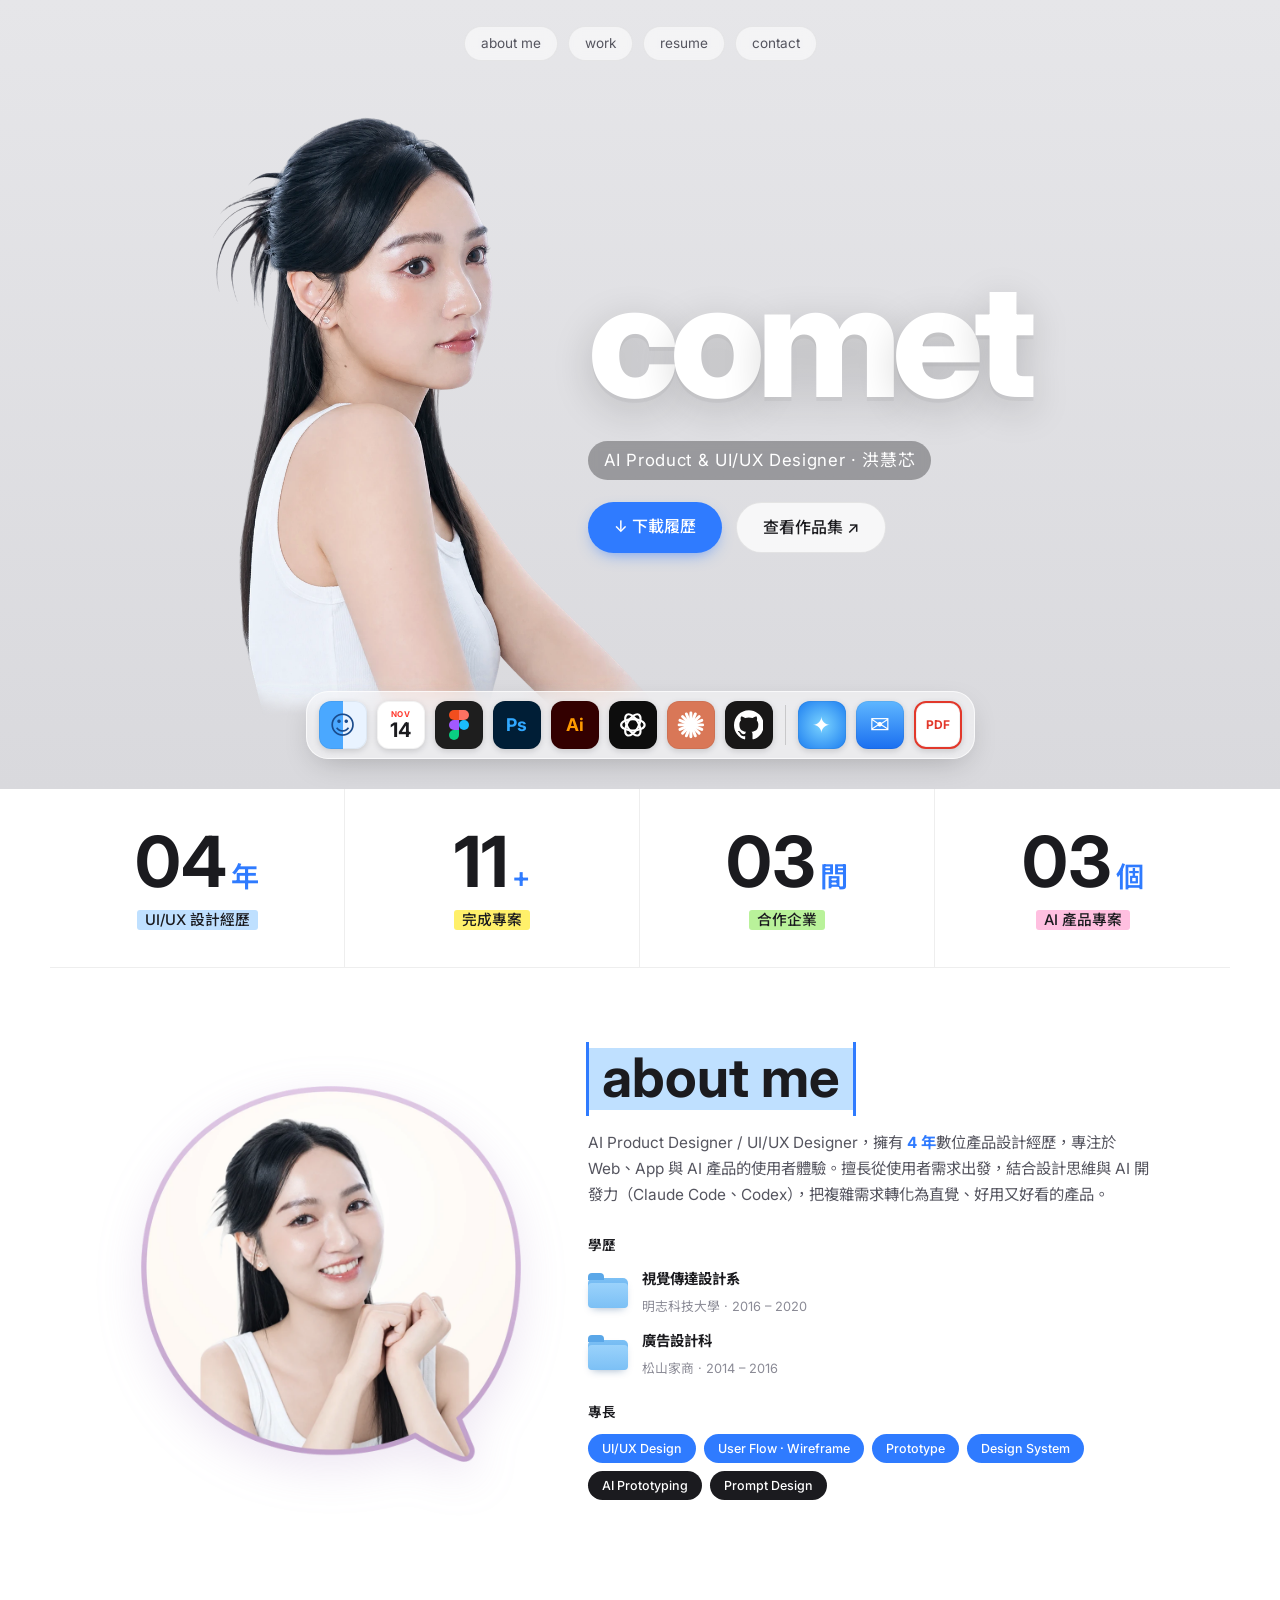
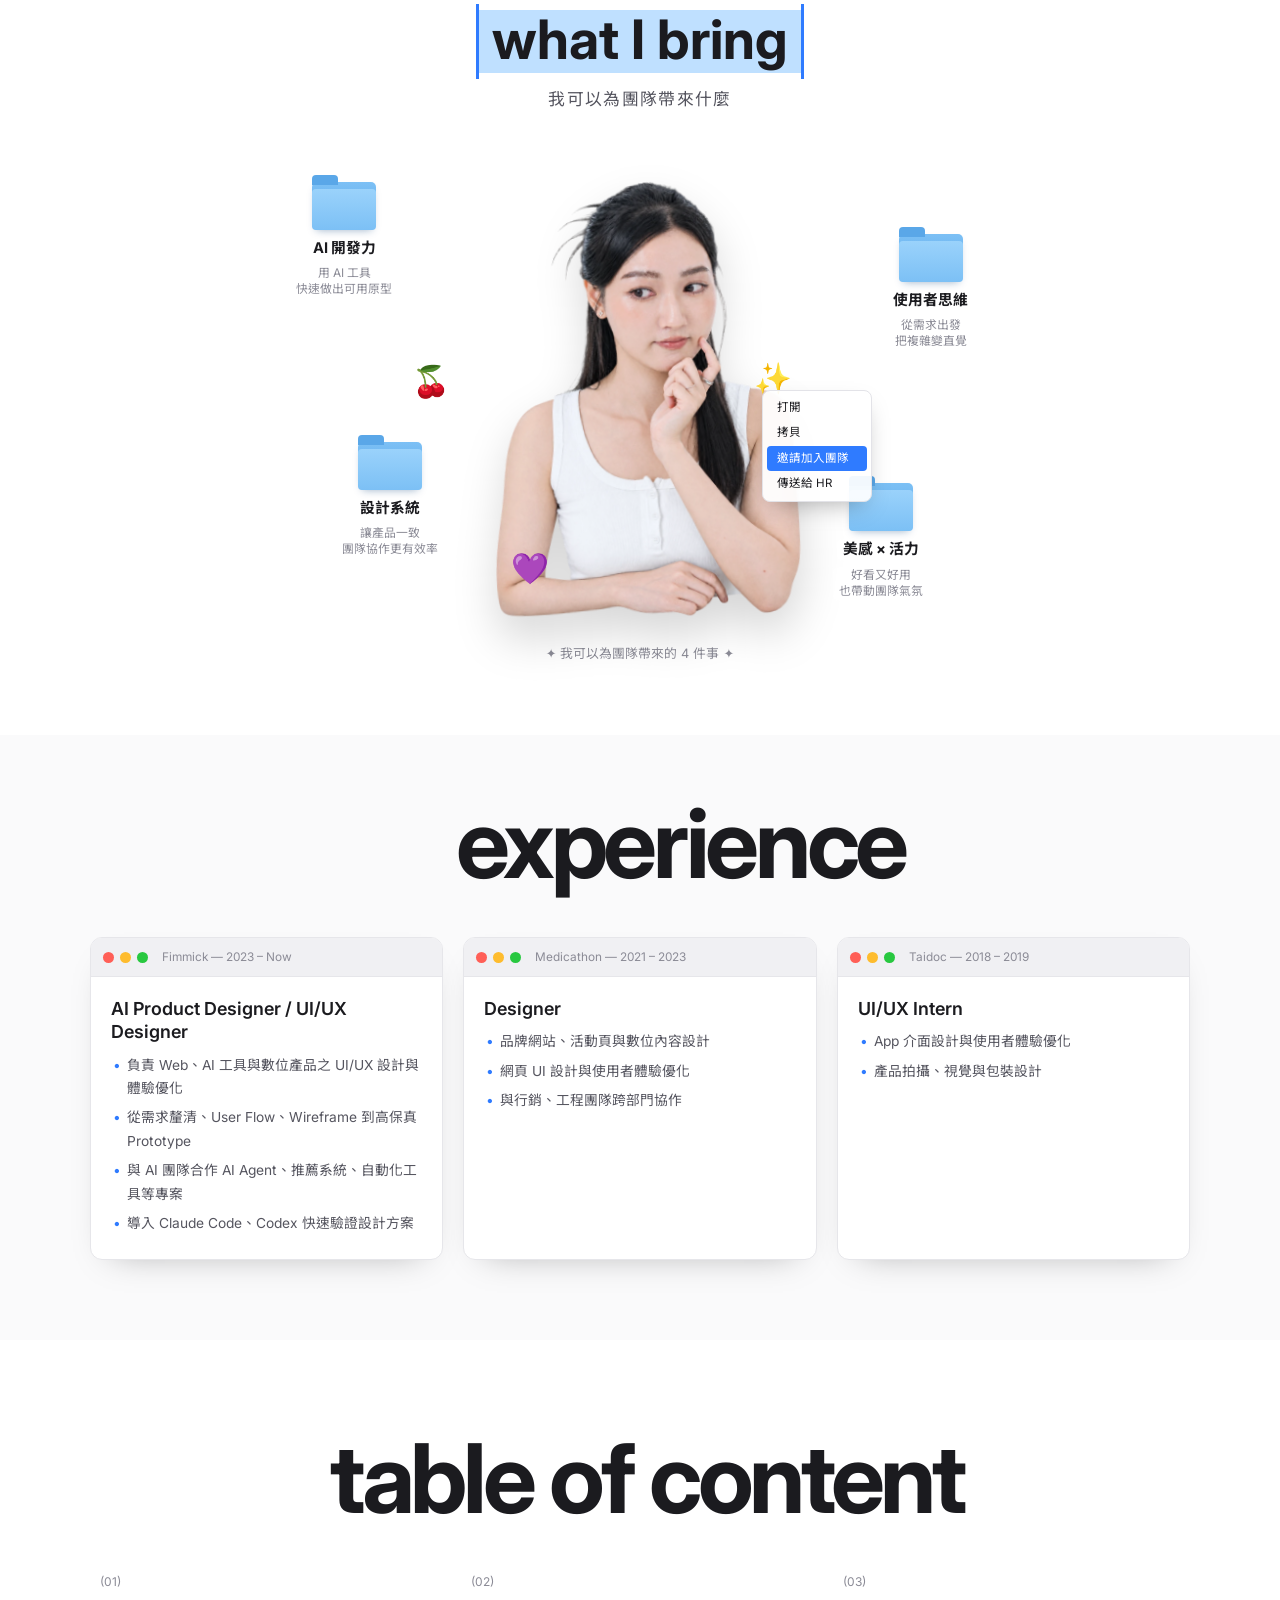
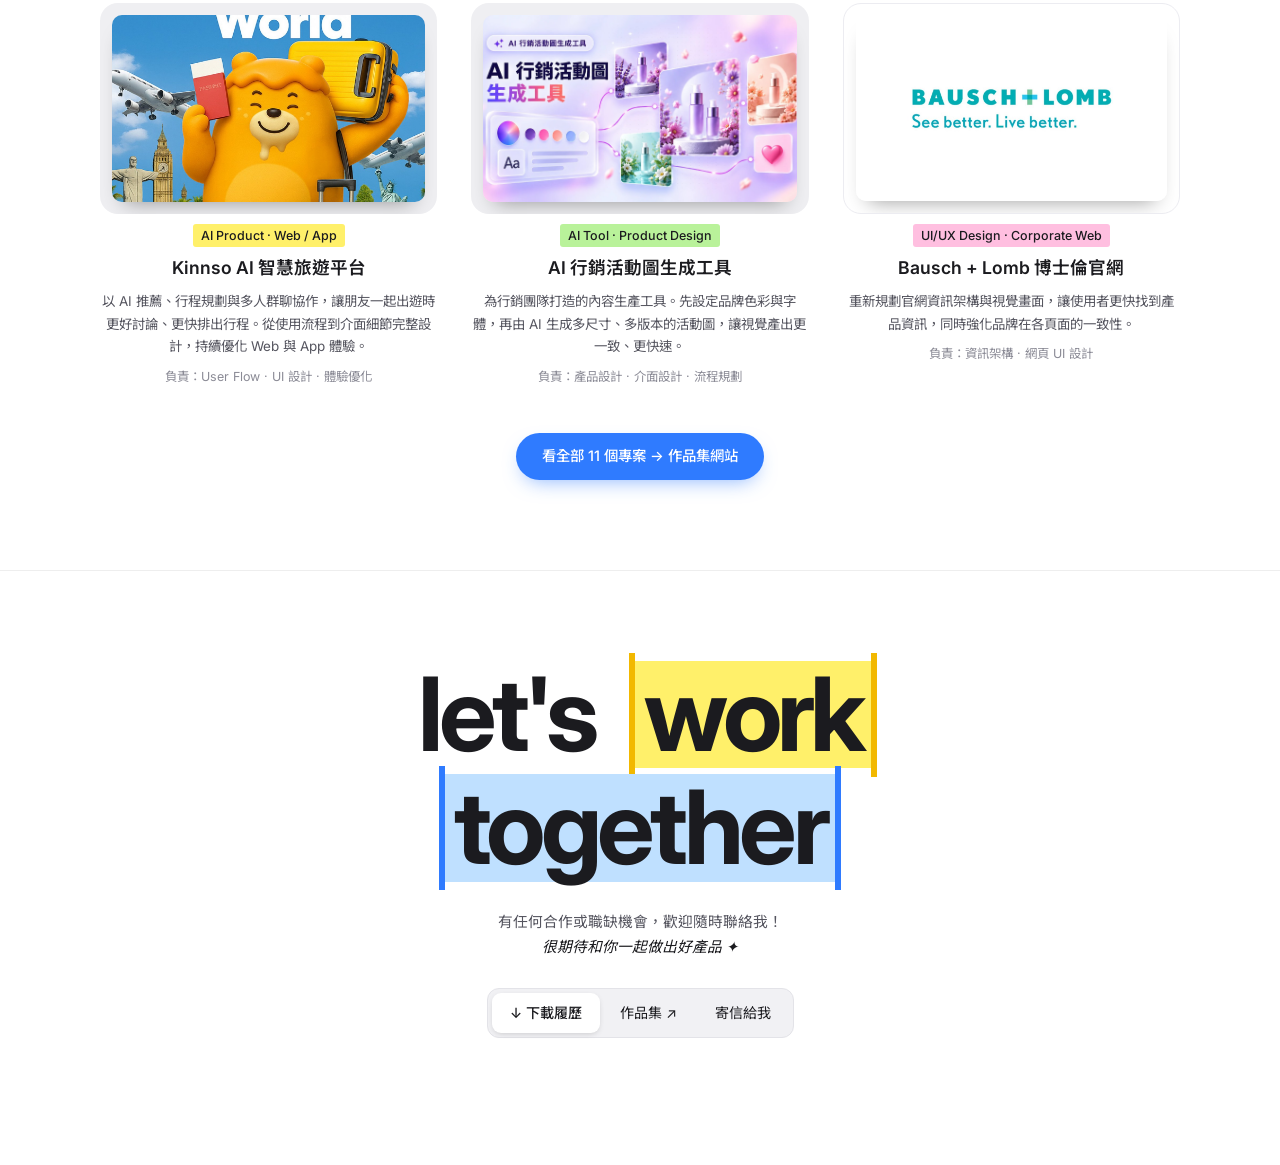
<file: index.html>
<!DOCTYPE html>
<html lang="zh-Hant">
<head>
<meta charset="UTF-8">
<meta name="viewport" content="width=device-width, initial-scale=1.0">
<title>洪慧芯 Hong Hui Xin — Portfolio · AI Product & UI/UX Designer</title>
<meta name="description" content="洪慧芯 Hong Hui Xin — AI Product & UI/UX Designer。4 年 UI/UX 經歷、11 個專案。">
<link rel="preconnect" href="https://fonts.googleapis.com">
<link rel="preconnect" href="https://fonts.gstatic.com" crossorigin>
<link href="https://fonts.googleapis.com/css2?family=Inter:wght@400;500;600;700;800&family=Noto+Sans+TC:wght@400;500;700;900&display=swap" rel="stylesheet">
<link rel="stylesheet" href="styles.css?v=20261117b">
</head>
<body>
<div class="scroll-progress" aria-hidden="true"></div>
<div class="frame">

  <!-- ================= HERO / DESKTOP ================= -->
  <section class="desktop" id="top">
    <div class="m-bar">
      <button class="m-menu" type="button" aria-label="開啟選單" aria-expanded="false"><span></span><span></span><span></span></button>
    </div>
    <nav class="tabs">
      <a href="#about">about me</a>
      <a href="#work">work</a>
      <a href="#files">resume</a>
      <a href="#contact">contact</a>
    </nav>
    <div class="hero-stage">
      <div class="hero-text">
        <h1 class="big-word" aria-label="comet"><span class="ch" aria-hidden="true">c</span><span class="ch" aria-hidden="true">o</span><span class="ch" aria-hidden="true">m</span><span class="ch" aria-hidden="true">e</span><span class="ch" aria-hidden="true">t</span></h1>
        <p class="m-name">洪慧芯 Comet</p>
        <p class="hero-sub">AI Product &amp; UI/UX Designer<span class="sub-name"> · 洪慧芯</span></p>
        <div class="m-cta">
          <a class="primary" href="#work">查看作品 <span aria-hidden="true">↗</span></a>
          <a class="ghost" href="assets/HongHuiXin-Resume.pdf" download>下載履歷 <span aria-hidden="true">↓</span></a>
        </div>
        <div class="top-cta">
          <a class="tbtn primary" href="assets/HongHuiXin-Resume.pdf" download>↓ 下載履歷</a>
          <a class="tbtn glass" href="https://comet-portfolio-tw.vercel.app/portfolio" target="_blank" rel="noopener">查看作品集 ↗</a>
        </div>
      </div>
      <img class="hero-cutout" src="assets/hero-person-v3.png" alt="洪慧芯 Hong Hui Xin">
    </div>

    <div class="dock" role="toolbar" aria-label="dock">
      <a class="app" data-tip="Finder" href="#about"><span class="ico i-finder">☺</span></a>
      <a class="app m-hide" data-tip="Calendar" href="#stats"><span class="ico i-cal"><b>NOV</b>14</span></a>
      <a class="app" data-tip="Figma" href="#skills"><span class="ico i-figma"><i></i><i></i><i></i><i></i><i></i></span></a>
      <a class="app" data-tip="Photoshop" href="#skills"><span class="ico i-ps">Ps</span></a>
      <a class="app m-hide" data-tip="Illustrator" href="#skills"><span class="ico i-ai">Ai</span></a>
      <a class="app" data-tip="ChatGPT" href="#skills"><span class="ico i-gpt"><svg viewBox="0 0 24 24" fill="none" stroke="#fff" stroke-width="1.7"><ellipse cx="12" cy="12" rx="9.5" ry="4.6"/><ellipse cx="12" cy="12" rx="9.5" ry="4.6" transform="rotate(60 12 12)"/><ellipse cx="12" cy="12" rx="9.5" ry="4.6" transform="rotate(120 12 12)"/></svg></span></a>
      <a class="app m-hide" data-tip="Claude" href="#skills"><span class="ico i-claude"><svg viewBox="0 0 24 24" stroke="#fff" stroke-width="2.4" stroke-linecap="round"><line x1="12" y1="2.5" x2="12" y2="21.5"/><line x1="2.5" y1="12" x2="21.5" y2="12"/><line x1="5.3" y1="5.3" x2="18.7" y2="18.7"/><line x1="18.7" y1="5.3" x2="5.3" y2="18.7"/><line x1="8.4" y1="3.2" x2="15.6" y2="20.8"/><line x1="15.6" y1="3.2" x2="8.4" y2="20.8"/><line x1="3.2" y1="8.4" x2="20.8" y2="15.6"/><line x1="3.2" y1="15.6" x2="20.8" y2="8.4"/></svg></span></a>
      <a class="app" data-tip="GitHub" href="#skills"><span class="ico i-github"><svg viewBox="0 0 24 24" fill="#fff"><path d="M12 .297c-6.63 0-12 5.373-12 12 0 5.303 3.438 9.8 8.205 11.385.6.113.82-.258.82-.577 0-.285-.01-1.04-.015-2.04-3.338.724-4.042-1.61-4.042-1.61C4.422 18.07 3.633 17.7 3.633 17.7c-1.087-.744.084-.729.084-.729 1.205.084 1.838 1.236 1.838 1.236 1.07 1.835 2.809 1.305 3.495.998.108-.776.417-1.305.76-1.605-2.665-.3-5.466-1.332-5.466-5.93 0-1.31.465-2.38 1.235-3.22-.135-.303-.54-1.523.105-3.176 0 0 1.005-.322 3.3 1.23.96-.267 1.98-.399 3-.405 1.02.006 2.04.138 3 .405 2.28-1.552 3.285-1.23 3.285-1.23.645 1.653.24 2.873.12 3.176.765.84 1.23 1.91 1.23 3.22 0 4.61-2.805 5.625-5.475 5.92.42.36.81 1.096.81 2.22 0 1.606-.015 2.896-.015 3.286 0 .315.21.69.825.57C20.565 22.092 24 17.592 24 12.297c0-6.627-5.373-12-12-12"/></svg></span></a>
      <span class="dock-sep m-hide"></span>
      <a class="app m-hide" data-tip="作品集網站" href="https://comet-portfolio-tw.vercel.app/portfolio" target="_blank" rel="noopener"><span class="ico i-safari">✦</span></a>
      <a class="app" data-tip="Mail" href="mailto:honghuixin4@gmail.com"><span class="ico i-mail">✉</span></a>
      <a class="app m-hide" data-tip="下載履歷 PDF" href="assets/HongHuiXin-Resume.pdf" download><span class="ico i-pdf">PDF</span></a>
    </div>
  </section>

  <!-- ================= STATS ================= -->
  <section class="stats io" id="stats">
    <div class="stat">
      <div class="num"><span class="count" data-to="4">0</span><small>年</small></div>
      <p><mark class="hl-blue">UI/UX 設計經歷</mark></p>
    </div>
    <div class="stat">
      <div class="num"><span class="count" data-to="11">0</span><small>+</small></div>
      <p><mark class="hl-yellow">完成專案</mark></p>
    </div>
    <div class="stat">
      <div class="num"><span class="count" data-to="3">0</span><small>間</small></div>
      <p><mark class="hl-green">合作企業</mark></p>
    </div>
    <div class="stat">
      <div class="num"><span class="count" data-to="3">0</span><small>個</small></div>
      <p><mark class="hl-pink">AI 產品專案</mark></p>
    </div>
  </section>

  <!-- ================= ABOUT ================= -->
  <section class="about" id="about">
    <div class="about-photo reveal">
      <img src="assets/about-bubble-right.png" alt="洪慧芯">
    </div>

    <div class="about-text reveal">
      <h2 class="bracket-title"><span>about me</span></h2>
      <p class="bio">AI Product Designer / UI/UX Designer，擁有 <b>4 年</b>數位產品設計經歷，專注於 Web、App 與 AI 產品的使用者體驗。擅長從使用者需求出發，結合設計思維與 AI 開發力（Claude Code、Codex），把複雜需求轉化為直覺、好用又好看的產品。</p>

      <h3 class="mini-h">學歷</h3>
      <ul class="folder-list">
        <li><span class="folder-ico sm"></span><div><b>視覺傳達設計系</b><small>明志科技大學 · 2016 – 2020</small></div></li>
        <li><span class="folder-ico sm"></span><div><b>廣告設計科</b><small>松山家商 · 2014 – 2016</small></div></li>
      </ul>

      <h3 class="mini-h" id="skills">專長</h3>
      <div class="chips">
        <span class="chip c-blue">UI/UX Design</span>
        <span class="chip c-blue">User Flow · Wireframe</span>
        <span class="chip c-blue">Prototype</span>
        <span class="chip c-blue">Design System</span>
        <span class="chip c-dark">AI Prototyping</span>
        <span class="chip c-dark">Prompt Design</span>
      </div>
    </div>
  </section>

  <!-- ================= FOLDERS ================= -->
  <section class="files" id="files">
    <div class="files-head reveal">
      <h2 class="bracket-title"><span>what I bring</span></h2>
      <p>我可以為團隊帶來什麼</p>
    </div>
    <div class="files-stage io">
      <img class="files-person" src="assets/files-person-v2.png" alt="" data-speed="0.08">
      <span class="sticker s1" data-speed="0.3">🍒</span>
      <span class="sticker s2" data-speed="-0.25">✨</span>
      <span class="sticker s3" data-speed="0.18">💜</span>

      <div class="folder value f1"><span class="folder-ico"></span><b>AI 開發力</b><small>用 AI 工具<br>快速做出可用原型</small></div>
      <div class="folder value f2"><span class="folder-ico"></span><b>使用者思維</b><small>從需求出發<br>把複雜變直覺</small></div>
      <div class="folder value f3"><span class="folder-ico"></span><b>設計系統</b><small>讓產品一致<br>團隊協作更有效率</small></div>
      <div class="folder value f4"><span class="folder-ico"></span><b>美感 × 活力</b><small>好看又好用<br>也帶動團隊氣氛</small></div>

      <div class="ctx-menu" aria-hidden="true">
        <span>打開</span><span>拷貝</span><span>邀請加入團隊</span><span>傳送給 HR</span>
      </div>
    </div>
    <p class="files-hint">✦ 我可以為團隊帶來的 4 件事 ✦</p>
  </section>

  <!-- ================= EXPERIENCE ================= -->
  <section class="exp" id="experience">
    <h2 class="huge reveal" data-slide="1">experience</h2>
    <div class="win-list">
      <article class="win reveal">
        <div class="win-bar"><i></i><i></i><i></i><span>Fimmick — 2023 – Now</span></div>
        <div class="win-body">
          <h3>AI Product Designer / UI/UX Designer</h3>
          <ul>
            <li>負責 Web、AI 工具與數位產品之 UI/UX 設計與體驗優化</li>
            <li>從需求釐清、User Flow、Wireframe 到高保真 Prototype</li>
            <li>與 AI 團隊合作 AI Agent、推薦系統、自動化工具等專案</li>
            <li>導入 Claude Code、Codex 快速驗證設計方案</li>
          </ul>
        </div>
      </article>
      <article class="win reveal">
        <div class="win-bar"><i></i><i></i><i></i><span>Medicathon — 2021 – 2023</span></div>
        <div class="win-body">
          <h3>Designer</h3>
          <ul>
            <li>品牌網站、活動頁與數位內容設計</li>
            <li>網頁 UI 設計與使用者體驗優化</li>
            <li>與行銷、工程團隊跨部門協作</li>
          </ul>
        </div>
      </article>
      <article class="win reveal">
        <div class="win-bar"><i></i><i></i><i></i><span>Taidoc — 2018 – 2019</span></div>
        <div class="win-body">
          <h3>UI/UX Intern</h3>
          <ul>
            <li>App 介面設計與使用者體驗優化</li>
            <li>產品拍攝、視覺與包裝設計</li>
          </ul>
        </div>
      </article>
    </div>
  </section>

  <!-- ================= TABLE OF CONTENT ================= -->
  <section class="toc" id="work">
    <h2 class="huge reveal" data-slide="-1">table of content</h2>
    <div class="toc-grid">
      <a class="toc-item reveal" href="https://comet-portfolio-tw.vercel.app/portfolio" target="_blank" rel="noopener">
        <small>(01)</small>
        <div class="toc-img"><img src="assets/proj-kinnso.jpg" alt="Kinnso AI 智慧旅遊平台"></div>
        <mark class="hl-yellow">AI Product · Web / App</mark>
        <h3>Kinnso AI 智慧旅遊平台</h3>
        <p>以 AI 推薦、行程規劃與多人群聊協作，讓朋友一起出遊時更好討論、更快排出行程。從使用流程到介面細節完整設計，持續優化 Web 與 App 體驗。</p>
        <p class="role">負責：User Flow · UI 設計 · 體驗優化</p>
      </a>
      <a class="toc-item reveal" href="https://comet-portfolio-tw.vercel.app/portfolio" target="_blank" rel="noopener">
        <small>(02)</small>
        <div class="toc-img"><img src="assets/proj-content.jpg" alt="AI 行銷活動圖生成工具"></div>
        <mark class="hl-green">AI Tool · Product Design</mark>
        <h3>AI 行銷活動圖生成工具</h3>
        <p>為行銷團隊打造的內容生產工具。先設定品牌色彩與字體，再由 AI 生成多尺寸、多版本的活動圖，讓視覺產出更一致、更快速。</p>
        <p class="role">負責：產品設計 · 介面設計 · 流程規劃</p>
      </a>
      <a class="toc-item reveal" href="https://comet-portfolio-tw.vercel.app/portfolio" target="_blank" rel="noopener">
        <small>(03)</small>
        <div class="toc-img light"><img src="assets/proj-bausch.jpg" alt="Bausch + Lomb"></div>
        <mark class="hl-pink">UI/UX Design · Corporate Web</mark>
        <h3>Bausch + Lomb 博士倫官網</h3>
        <p>重新規劃官網資訊架構與視覺畫面，讓使用者更快找到產品資訊，同時強化品牌在各頁面的一致性。</p>
        <p class="role">負責：資訊架構 · 網頁 UI 設計</p>
      </a>
    </div>
    <div class="center"><a class="btn-mac" href="https://comet-portfolio-tw.vercel.app/portfolio" target="_blank" rel="noopener">看全部 11 個專案 → 作品集網站</a></div>
  </section>

  <!-- ================= CONTACT ================= -->
  <section class="contact" id="contact">
    <h2 class="together reveal">
      <span class="row"><span class="bk">let's</span> <span class="bk hl-y">work</span></span>
      <span class="row"><span class="bk hl-b">together</span></span>
    </h2>
    <p class="c-note">有任何合作或職缺機會，歡迎隨時聯絡我！<br><em>很期待和你一起做出好產品 ✦</em></p>

    <div class="seg">
      <a href="assets/HongHuiXin-Resume.pdf" download>↓ 下載履歷</a>
      <a href="https://comet-portfolio-tw.vercel.app/portfolio" target="_blank" rel="noopener">作品集 ↗</a>
      <a href="mailto:honghuixin4@gmail.com">寄信給我</a>
    </div>

    <div class="c-line">
      <a href="mailto:honghuixin4@gmail.com">honghuixin4@gmail.com</a>
      <a href="tel:0983155096">0983 155 096</a>
      <span>台灣 Taiwan</span>
    </div>
  </section>

</div>
<script src="script.js?v=20261117b"></script>
</body>
</html>
</file>
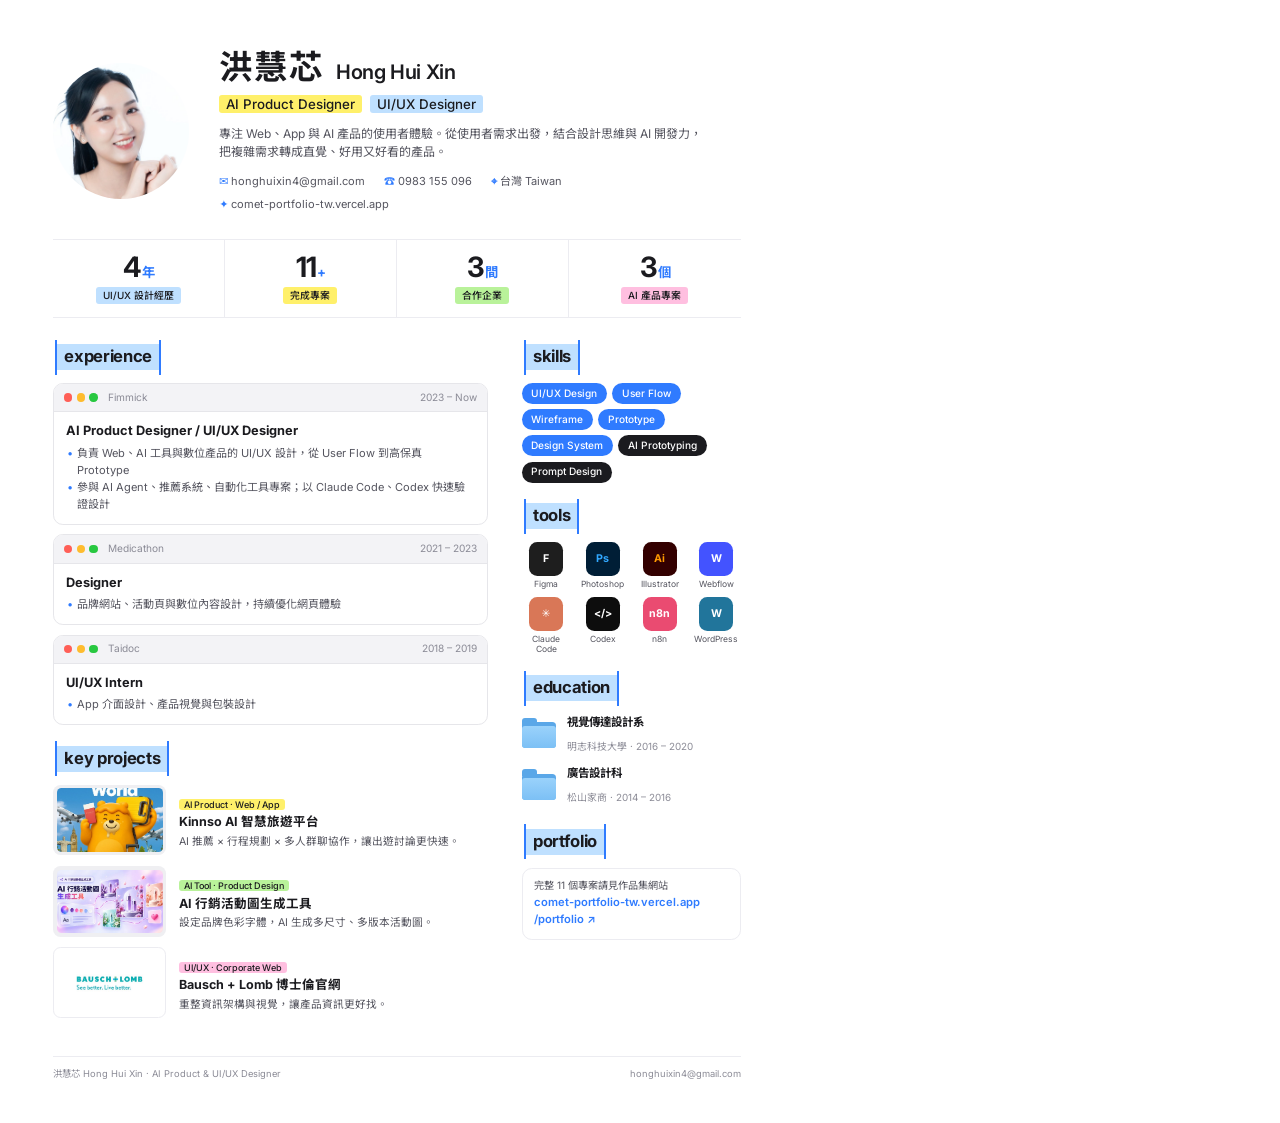
<file: resume-print/resume.html>
<!DOCTYPE html>
<html lang="zh-Hant">
<head>
<meta charset="UTF-8">
<title>洪慧芯 Hong Hui Xin — Resume</title>
<link href="https://fonts.googleapis.com/css2?family=Inter:wght@400;500;600;700;800&family=Noto+Sans+TC:wght@400;500;700;900&display=swap" rel="stylesheet">
<style>
@page{size:A4;margin:0}
:root{
  --ink:#1b1b1f;--soft:#55555f;--muted:#8b8b96;--blue:#2f7bff;--line:#ececf1;
  --folder:#7cc0f5;--folder-dk:#5aa7e8;
  --hl-y:#fff06a;--hl-g:#b9f29a;--hl-p:#ffbfe0;--hl-b:#bfe0ff;
  --font:"Inter","Noto Sans TC","PingFang TC",system-ui,sans-serif;
}
*{box-sizing:border-box;margin:0;padding:0}
html,body{background:#fff}
body{font-family:var(--font);color:var(--ink);line-height:1.55;-webkit-font-smoothing:antialiased;
  -webkit-print-color-adjust:exact;print-color-adjust:exact}
.page{width:210mm;height:297mm;padding:13mm 14mm 11mm;display:flex;flex-direction:column;gap:7mm;overflow:hidden}
mark{padding:1px 7px;border-radius:3px;color:var(--ink);font-weight:500}
.hl-y{background:var(--hl-y)}.hl-g{background:var(--hl-g)}.hl-p{background:var(--hl-p)}.hl-b{background:var(--hl-b)}

/* header */
.head{display:flex;align-items:center;gap:8mm}
.photo{width:36mm;height:36mm;border-radius:50%;background:#e3e3e6;overflow:hidden;flex-shrink:0;position:relative}
.photo img{width:100%;height:100%;object-fit:cover}
.who{flex:1}
.name{display:flex;align-items:baseline;gap:3.2mm;font-size:25pt;font-weight:700;letter-spacing:.06em;line-height:1.1}
.name span{font-size:15pt;font-weight:600;color:var(--ink);letter-spacing:-.02em}
.role{margin:2.2mm 0 2.6mm;font-size:10pt}
.summary{font-size:9pt;color:var(--soft);max-width:128mm}
.contact{display:flex;flex-wrap:wrap;gap:1.5mm 5mm;margin-top:3mm;font-size:8.3pt;color:var(--soft)}
.contact b{color:var(--blue);font-weight:600}

/* stats */
.stats{display:grid;grid-template-columns:repeat(4,1fr);border-top:1px solid var(--line);border-bottom:1px solid var(--line)}
.stat{text-align:center;padding:3.2mm 0 3mm;border-right:1px solid var(--line)}
.stat:last-child{border-right:none}
.num{font-size:21pt;font-weight:700;letter-spacing:-.03em;line-height:1}
.num small{font-size:10pt;color:var(--blue);margin-left:1px}
.stat mark{font-size:7.4pt;display:inline-block;margin-top:1.6mm}

/* grid */
.grid{display:grid;grid-template-columns:1fr 58mm;gap:9mm;flex:1;min-height:0}
.h{display:inline-flex;align-items:center;font-size:12.5pt;font-weight:700;letter-spacing:-.02em;
  background:var(--hl-b);padding:0 2mm;position:relative;margin:0 0 3.4mm 1mm}
.h::before,.h::after{content:"";position:absolute;top:-1.2mm;bottom:-1.2mm;width:.55mm;background:var(--blue)}
.h::before{left:-.4mm}.h::after{right:-.4mm}
section+section{margin-top:5.5mm}

/* experience windows */
.win{border:1px solid #e6e6ea;border-radius:2.6mm;overflow:hidden;margin-bottom:2.6mm}
.bar{display:flex;align-items:center;gap:1.2mm;padding:1.5mm 2.6mm;background:#f3f3f6;border-bottom:1px solid #e6e6ea;font-size:7.6pt;color:var(--muted)}
.bar i{width:2.2mm;height:2.2mm;border-radius:50%;background:#ff5f57}
.bar i:nth-child(2){background:#febc2e}.bar i:nth-child(3){background:#28c840}
.bar span{margin-left:1.5mm}
.bar em{margin-left:auto;font-style:normal}
.wb{padding:2.4mm 3.2mm 2.8mm}
.wb h4{font-size:9.6pt;font-weight:700;margin-bottom:1mm}
.wb ul{list-style:none}
.wb li{font-size:8.3pt;color:var(--soft);padding-left:3mm;position:relative}
.wb li::before{content:"•";position:absolute;left:.3mm;color:var(--blue)}

/* projects */
.proj{display:flex;gap:3.4mm;align-items:center;margin-bottom:2.8mm}
.thumb{width:30mm;aspect-ratio:16/10;border-radius:2mm;overflow:hidden;background:#efeff2;padding:1mm;flex-shrink:0}
.thumb.light{background:#fff;border:1px solid var(--line)}
.thumb img{width:100%;height:100%;object-fit:cover;border-radius:1.2mm}
.proj h4{font-size:9.4pt;font-weight:700;line-height:1.3}
.proj mark{font-size:6.8pt;padding:0 5px}
.proj p{font-size:8pt;color:var(--soft);margin-top:.8mm}

/* side */
.chips{display:flex;flex-wrap:wrap;gap:1.4mm}
.chip{font-size:7.6pt;font-weight:500;padding:.7mm 2.6mm;border-radius:99px;background:var(--blue);color:#fff}
.chip.dk{background:#1b1b1f}
.tools{display:grid;grid-template-columns:repeat(4,1fr);gap:2mm}
.tool{display:flex;flex-direction:column;align-items:center;gap:.8mm;font-size:6.4pt;color:var(--soft);text-align:center;line-height:1.2}
.ico{width:9mm;height:9mm;border-radius:2.2mm;display:grid;place-items:center;font-size:8pt;font-weight:700;color:#fff}
.edu li{display:flex;gap:3mm;align-items:center;list-style:none;margin-bottom:2.4mm}
.folder{width:9mm;height:6.8mm;border-radius:1mm;background:var(--folder-dk);position:relative;flex-shrink:0}
.folder::before{content:"";position:absolute;top:-1.2mm;left:0;width:4mm;height:1.8mm;border-radius:.8mm .8mm 0 0;background:var(--folder-dk)}
.folder::after{content:"";position:absolute;inset:1.1mm 0 0 0;border-radius:.8mm;background:linear-gradient(180deg,#9ad2fb,var(--folder))}
.edu b{display:block;font-size:8.6pt}
.edu small{font-size:7.4pt;color:var(--muted)}
.link{display:block;border:1px solid var(--line);border-radius:2.6mm;padding:2.6mm 3mm;font-size:7.6pt;color:var(--soft)}
.link b{display:block;color:var(--blue);font-size:8.4pt;font-weight:600}
a{color:inherit;text-decoration:none}
.foot{display:flex;justify-content:space-between;font-size:7pt;color:var(--muted);border-top:1px solid var(--line);padding-top:2.4mm}
</style>
</head>
<body>
<div class="page">

  <header class="head">
    <div class="photo"><img src="[data-uri]" alt="洪慧芯"></div>
    <div class="who">
      <h1 class="name">洪慧芯<span>Hong Hui Xin</span></h1>
      <p class="role"><mark class="hl-y">AI Product Designer</mark> &nbsp;<mark class="hl-b">UI/UX Designer</mark></p>
      <p class="summary">專注 Web、App 與 AI 產品的使用者體驗。從使用者需求出發，結合設計思維與 AI 開發力，把複雜需求轉成直覺、好用又好看的產品。</p>
      <div class="contact">
        <a href="mailto:honghuixin4@gmail.com"><b>✉</b> honghuixin4@gmail.com</a>
        <span><b>☎</b> 0983 155 096</span>
        <span><b>⌖</b> 台灣 Taiwan</span>
        <a href="https://comet-portfolio-tw.vercel.app/portfolio"><b>✦</b> comet-portfolio-tw.vercel.app</a>
      </div>
    </div>
  </header>

  <div class="stats">
    <div class="stat"><div class="num">4<small>年</small></div><mark class="hl-b">UI/UX 設計經歷</mark></div>
    <div class="stat"><div class="num">11<small>+</small></div><mark class="hl-y">完成專案</mark></div>
    <div class="stat"><div class="num">3<small>間</small></div><mark class="hl-g">合作企業</mark></div>
    <div class="stat"><div class="num">3<small>個</small></div><mark class="hl-p">AI 產品專案</mark></div>
  </div>

  <div class="grid">
    <div>
      <section>
        <h2 class="h">experience</h2>
        <div class="win">
          <div class="bar"><i></i><i></i><i></i><span>Fimmick</span><em>2023 – Now</em></div>
          <div class="wb"><h4>AI Product Designer / UI/UX Designer</h4><ul>
            <li>負責 Web、AI 工具與數位產品的 UI/UX 設計，從 User Flow 到高保真 Prototype</li>
            <li>參與 AI Agent、推薦系統、自動化工具專案；以 Claude Code、Codex 快速驗證設計</li>
          </ul></div>
        </div>
        <div class="win">
          <div class="bar"><i></i><i></i><i></i><span>Medicathon</span><em>2021 – 2023</em></div>
          <div class="wb"><h4>Designer</h4><ul>
            <li>品牌網站、活動頁與數位內容設計，持續優化網頁體驗</li>
          </ul></div>
        </div>
        <div class="win">
          <div class="bar"><i></i><i></i><i></i><span>Taidoc</span><em>2018 – 2019</em></div>
          <div class="wb"><h4>UI/UX Intern</h4><ul>
            <li>App 介面設計、產品視覺與包裝設計</li>
          </ul></div>
        </div>
      </section>

      <section>
        <h2 class="h">key projects</h2>
        <div class="proj">
          <div class="thumb"><img src="[data-uri]" alt=""></div>
          <div><mark class="hl-y">AI Product · Web / App</mark><h4>Kinnso AI 智慧旅遊平台</h4><p>AI 推薦 × 行程規劃 × 多人群聊協作，讓出遊討論更快速。</p></div>
        </div>
        <div class="proj">
          <div class="thumb"><img src="[data-uri]" alt=""></div>
          <div><mark class="hl-g">AI Tool · Product Design</mark><h4>AI 行銷活動圖生成工具</h4><p>設定品牌色彩字體，AI 生成多尺寸、多版本活動圖。</p></div>
        </div>
        <div class="proj">
          <div class="thumb light"><img src="[data-uri]" alt=""></div>
          <div><mark class="hl-p">UI/UX · Corporate Web</mark><h4>Bausch + Lomb 博士倫官網</h4><p>重整資訊架構與視覺，讓產品資訊更好找。</p></div>
        </div>
      </section>
    </div>

    <aside>
      <section>
        <h2 class="h">skills</h2>
        <div class="chips">
          <span class="chip">UI/UX Design</span><span class="chip">User Flow</span><span class="chip">Wireframe</span>
          <span class="chip">Prototype</span><span class="chip">Design System</span>
          <span class="chip dk">AI Prototyping</span><span class="chip dk">Prompt Design</span>
        </div>
      </section>

      <section>
        <h2 class="h">tools</h2>
        <div class="tools">
          <div class="tool"><span class="ico" style="background:#1e1e1e">F</span>Figma</div>
          <div class="tool"><span class="ico" style="background:#001e36;color:#31a8ff">Ps</span>Photoshop</div>
          <div class="tool"><span class="ico" style="background:#330000;color:#ff9a00">Ai</span>Illustrator</div>
          <div class="tool"><span class="ico" style="background:#4353ff">W</span>Webflow</div>
          <div class="tool"><span class="ico" style="background:#d97757">✳</span>Claude Code</div>
          <div class="tool"><span class="ico" style="background:#0d0d0d">&lt;/&gt;</span>Codex</div>
          <div class="tool"><span class="ico" style="background:#ea4b71">n8n</span>n8n</div>
          <div class="tool"><span class="ico" style="background:#21759b">W</span>WordPress</div>
        </div>
      </section>

      <section>
        <h2 class="h">education</h2>
        <ul class="edu">
          <li><span class="folder"></span><div><b>視覺傳達設計系</b><small>明志科技大學 · 2016 – 2020</small></div></li>
          <li><span class="folder"></span><div><b>廣告設計科</b><small>松山家商 · 2014 – 2016</small></div></li>
        </ul>
      </section>

      <section>
        <h2 class="h">portfolio</h2>
        <a class="link" href="https://comet-portfolio-tw.vercel.app/portfolio">完整 11 個專案請見作品集網站<b>comet-portfolio-tw.vercel.app<br>/portfolio ↗</b></a>
      </section>
    </aside>
  </div>

  <div class="foot"><span>洪慧芯 Hong Hui Xin · AI Product &amp; UI/UX Designer</span><span>honghuixin4@gmail.com</span></div>
</div>
</body>
</html>
</file>
<file: styles.css>
/* ============ macOS Desktop Playful ============ */
:root{
  --page:#ebc6ee;
  --white:#ffffff;
  --desk:#e3e3e6;
  --ink:#1b1b1f;
  --soft:#55555f;
  --muted:#8b8b96;
  --blue:#2f7bff;
  --folder:#7cc0f5;
  --folder-dk:#5aa7e8;
  --hl-y:#fff06a;
  --hl-g:#b9f29a;
  --hl-p:#ffbfe0;
  --hl-b:#bfe0ff;
  --round:"Inter","Noto Sans TC","PingFang TC",system-ui,sans-serif;
  --sans:"Inter","Noto Sans TC","PingFang TC",system-ui,sans-serif;
}
*{box-sizing:border-box;margin:0;padding:0}
html{scroll-behavior:smooth}
body{background:var(--white);font-family:var(--sans);color:var(--ink);line-height:1.7;
  -webkit-font-smoothing:antialiased}
a{color:inherit;text-decoration:none}
img{display:block;max-width:100%}
mark{padding:1px 8px;border-radius:3px;color:var(--ink);font-weight:500}
.hl-yellow{background:var(--hl-y)}.hl-green{background:var(--hl-g)}
.hl-pink{background:var(--hl-p)}.hl-blue{background:var(--hl-b)}

.frame{width:100%;background:var(--white);overflow:hidden}
/* keep content readable on wide screens while backgrounds run full-bleed */
.about,.files-stage,.win-list,.toc-grid,.stats{margin-left:auto;margin-right:auto}
.about{max-width:1180px}
.win-list{max-width:1100px}
.stats{max-width:1180px}
.desktop{min-height:max(640px,88vh)}

/* ============ HERO DESKTOP ============ */
.desktop{position:relative;background:linear-gradient(180deg,#e6e6e9,#d9d9dd);
  min-height:640px;padding:26px 24px 30px;display:flex;flex-direction:column;align-items:center}
.tabs{display:flex;gap:10px;z-index:3}
.tabs a{font-family:var(--round);font-size:.85rem;color:var(--soft);background:rgba(255,255,255,.55);
  border:1px solid rgba(0,0,0,.06);padding:5px 16px;border-radius:999px;backdrop-filter:blur(6px);transition:.2s}
.tabs a:hover{background:#fff;color:var(--ink)}
.top-cta{position:absolute;top:20px;right:28px;z-index:5;display:flex;gap:8px}
.tbtn{font-family:var(--round);font-weight:500;font-size:.88rem;padding:7px 18px;border-radius:999px;
  white-space:nowrap;transition:transform .2s,box-shadow .2s,background .2s}
.tbtn:hover{transform:translateY(-2px)}
.tbtn.primary{background:var(--blue);color:#fff;box-shadow:0 6px 16px -6px rgba(47,123,255,.7)}
.tbtn.glass{background:rgba(255,255,255,.75);color:var(--ink);border:1px solid rgba(0,0,0,.08);backdrop-filter:blur(6px)}
.tbtn.glass:hover{background:#fff}
@media(max-width:860px){
  .top-cta{position:static;margin-top:12px;justify-content:center}
  .hero-text{display:contents}
}

.hero-stage{position:relative;flex:1;width:100%;display:grid;place-items:center;min-height:470px}
.big-word{position:absolute;z-index:2;top:52%;left:50%;transform:translate(-50%,-50%);
  font-family:var(--round);font-weight:800;font-size:clamp(5.5rem,22vw,14rem);letter-spacing:-.055em;
  color:#fff;line-height:1;white-space:nowrap;
  text-shadow:0 4px 0 rgba(0,0,0,.04),0 10px 40px rgba(0,0,0,.18)}
.hero-cutout{position:relative;z-index:1;height:470px;width:auto;object-fit:contain;margin-top:14px;
  animation:float 6s ease-in-out infinite}
.hero-sub{position:absolute;z-index:3;top:72%;left:50%;transform:translateX(-50%);
  font-family:var(--round);font-size:.95rem;color:#fff;letter-spacing:.04em;white-space:nowrap;
  background:rgba(27,27,31,.35);padding:3px 14px;border-radius:999px;backdrop-filter:blur(4px)}
@keyframes float{0%,100%{transform:translateY(0)}50%{transform:translateY(-8px)}}
/* desktop: person on the left, text on the right */
@media(min-width:861px){
  .hero-stage{grid-template-columns:auto auto;justify-content:center;max-width:1240px;margin:0 auto;column-gap:0;min-height:520px}
  .hero-text{grid-column:2;grid-row:1;position:relative;z-index:2;justify-self:start;display:flex;flex-direction:column;align-items:flex-start;
    gap:22px;padding-right:clamp(8px,3vw,48px)}
  .big-word{position:relative;top:auto;left:auto;transform:none;transform-origin:left center;
    font-size:clamp(6rem,12.5vw,12.5rem)}
  .hero-sub{position:static;transform:none;font-size:1.05rem;padding:5px 16px;margin:0}
  .top-cta{position:static;gap:14px}
  .top-cta .tbtn{font-size:1rem;padding:11px 26px}
  .hero-cutout{grid-column:1;grid-row:1;justify-self:end;height:min(600px,70vh);min-height:470px;margin-top:6vh}
  .hero-text{margin-top:4vh}
  .hero-text{margin-left:clamp(-90px,-5vw,-30px)}
  .dock{margin-top:8px}
}

/* dock */
.dock{position:relative;z-index:4;display:flex;align-items:flex-end;gap:10px;margin-top:-24px;
  padding:9px 12px;border-radius:22px;background:rgba(255,255,255,.45);
  border:1px solid rgba(255,255,255,.7);backdrop-filter:blur(14px) saturate(1.4);
  box-shadow:0 10px 30px -10px rgba(0,0,0,.25)}
.dock-sep{width:1px;align-self:stretch;background:rgba(0,0,0,.15);margin:4px 2px}
.app{position:relative;display:block;transition:transform .2s cubic-bezier(.3,1.6,.5,1)}
.app:hover{transform:translateY(-12px) scale(1.25)}
.app::after{content:attr(data-tip);position:absolute;bottom:calc(100% + 10px);left:50%;transform:translateX(-50%);
  background:rgba(40,40,46,.85);color:#fff;font-size:.72rem;padding:3px 10px;border-radius:6px;white-space:nowrap;
  opacity:0;pointer-events:none;transition:opacity .15s}
.app:hover::after{opacity:1}
.ico{width:48px;height:48px;border-radius:12px;display:grid;place-items:center;font-weight:700;
  color:#fff;font-size:1.1rem;box-shadow:inset 0 0 0 1px rgba(0,0,0,.05),0 2px 6px rgba(0,0,0,.15);
  font-family:var(--sans)}
.i-finder{background:linear-gradient(90deg,#4aa8ff 50%,#e9f3ff 50%);color:#1a4b8c;font-size:1.6rem}
.i-cal{background:#fff;color:#1b1b1f;font-size:1.25rem;line-height:1;grid-template-rows:auto auto;gap:2px;align-content:center}
.i-cal b{font-size:.5rem;color:#ff3b30;letter-spacing:.05em}
.i-figma{background:#1e1e1e;display:grid;grid-template-columns:10px 10px;grid-template-rows:repeat(3,10px);gap:0;place-content:center}
.i-figma i{display:block;width:10px;height:10px}
.i-figma i:nth-child(1){background:#f24e1e;border-radius:5px 0 0 5px}
.i-figma i:nth-child(2){background:#ff7262;border-radius:0 5px 5px 0}
.i-figma i:nth-child(3){background:#a259ff;border-radius:5px 0 0 5px}
.i-figma i:nth-child(4){background:#1abcfe;border-radius:50%}
.i-figma i:nth-child(5){background:#0acf83;border-radius:5px 0 5px 5px}
.i-ps{background:#001e36;color:#31a8ff}
.i-ai{background:#330000;color:#ff9a00}
.i-safari{background:radial-gradient(circle,#7ad3ff,#1b7cf0);font-size:1.4rem}
.i-mail{background:linear-gradient(180deg,#5fb7ff,#1a6ff0);font-size:1.5rem}
.i-pdf{background:#fff;color:#e2382b;font-size:.75rem;border:2px solid #e2382b}
.ico svg,.mi svg{width:62%;height:62%;display:block}
.i-gpt{background:#0d0d0d}
.i-claude{background:#d97757}
.i-github{background:#181717}

/* ============ STATS ============ */
.stats{display:grid;grid-template-columns:repeat(4,1fr);border-bottom:1px solid #eee}
.stat{text-align:center;padding:38px 10px 34px;border-right:1px solid #eee}
.stat:last-child{border-right:none}
.num{font-family:var(--round);font-weight:700;font-size:clamp(2.8rem,6vw,4.4rem);line-height:1;color:var(--ink)}
.num small{font-size:.4em;margin-left:4px;color:var(--blue);font-weight:600}
.stat p{margin-top:10px;font-size:.92rem}

/* ============ ABOUT ============ */
.about{display:grid;grid-template-columns:.85fr 1.15fr;gap:46px;padding:80px 70px;align-items:center}
.about-photo{position:relative;display:flex;flex-direction:column;align-items:center}
.about-photo img{width:100%;max-width:380px;filter:drop-shadow(0 14px 22px rgba(160,120,190,.18))}
.mini-dock{display:flex;flex-wrap:wrap;justify-content:center;gap:6px;margin-top:-6px;padding:7px 10px;
  border-radius:14px;background:#f1f1f4;border:1px solid #e4e4ea;box-shadow:0 6px 16px -10px rgba(0,0,0,.3);position:relative}
.mi{width:28px;height:28px;border-radius:7px;display:grid;place-items:center;font-size:.68rem;font-weight:700;color:#fff}
.mi.i-figma{grid-template-columns:6px 6px;grid-template-rows:repeat(3,6px)}
.mi.i-figma i{width:6px;height:6px}
.i-webflow{background:#146ef5}.i-wp{background:#21759b;border-radius:50%}
.i-claude{background:#d97757;font-size:.95rem}.i-codex{background:#111;font-size:.58rem}
.i-n8n{background:#ea4b71;font-size:.58rem}

.bracket-title{font-family:var(--round);font-weight:700;font-size:clamp(2.4rem,5vw,3.4rem);line-height:1;margin-bottom:20px}
.bracket-title span{position:relative;display:inline-block;background:var(--hl-b);padding:2px 14px 6px}
.bracket-title span::before,.bracket-title span::after{content:"";position:absolute;top:-6px;bottom:-6px;width:3px;background:var(--blue)}
.bracket-title span::before{left:-2px}.bracket-title span::after{right:-2px}
.bio{color:var(--soft);font-size:.96rem;margin-bottom:26px}
.bio b{color:var(--blue)}
.mini-h{font-size:.85rem;font-weight:600;margin:20px 0 10px}
.folder-list{list-style:none;display:flex;flex-direction:column;gap:10px}
.folder-list li{display:flex;align-items:center;gap:14px}
.folder-list b{display:block;font-size:.9rem}
.folder-list small{color:var(--muted);font-size:.8rem}
.chips{display:flex;flex-wrap:wrap;gap:8px}
.chip{font-size:.78rem;padding:4px 14px;border-radius:999px;font-weight:500}
.c-blue{background:var(--blue);color:#fff}
.c-dark{background:#1b1b1f;color:#fff}

/* folder icon (macOS style) */
.folder-ico{position:relative;display:block;width:64px;height:48px;border-radius:5px 5px 6px 6px;
  background:linear-gradient(180deg,var(--folder),var(--folder-dk));box-shadow:0 4px 8px -4px rgba(0,60,120,.4)}
.folder-ico::before{content:"";position:absolute;top:-7px;left:0;width:26px;height:10px;border-radius:4px 4px 0 0;background:var(--folder-dk)}
.folder-ico::after{content:"";position:absolute;inset:7px 0 0 0;border-radius:4px;background:linear-gradient(180deg,#9ad2fb,var(--folder))}
.folder-ico.sm{width:40px;height:30px;flex-shrink:0}
.folder-ico.sm::before{width:16px;height:7px;top:-5px}
.folder-ico.sm::after{inset:5px 0 0 0}

/* ============ FILES ============ */
.files{padding:30px 40px 70px}
.files-stage{position:relative;height:520px;max-width:760px;margin:0 auto}
.files-person{position:absolute;left:50%;top:40px;transform:translateX(-50%) rotate(-3deg);height:440px;width:auto;
  filter:drop-shadow(0 22px 22px rgba(0,0,0,.16))}
.folder{position:absolute;display:flex;flex-direction:column;align-items:center;gap:6px;font-size:.8rem;
  color:var(--soft);transition:transform .25s cubic-bezier(.3,1.6,.5,1)}
.folder:hover{transform:scale(1.12) rotate(-3deg)}
.folder:hover{color:var(--blue)}
.f1{left:4%;top:12%}.f2{right:6%;top:22%}.f3{left:10%;top:62%}.f4{right:12%;top:70%}
.sticker{position:absolute;font-size:1.9rem;animation:bob 4s ease-in-out infinite}
.s1{left:20%;top:30%}.s2{right:30%;top:58%;animation-delay:-1.3s}.s3{left:33%;top:72%;animation-delay:-2.4s}
@keyframes bob{0%,100%{transform:translateY(0) rotate(0)}50%{transform:translateY(-10px) rotate(8deg)}}
.ctx-menu{position:absolute;left:66%;top:52%;display:flex;flex-direction:column;background:rgba(255,255,255,.92);
  border:1px solid #e3e3e8;border-radius:8px;padding:4px;font-size:.72rem;box-shadow:0 10px 24px -10px rgba(0,0,0,.35);min-width:110px}
.ctx-menu span{padding:3px 10px;border-radius:4px}
.ctx-menu span:nth-child(3){background:var(--blue);color:#fff}
.files-hint{text-align:center;font-size:.8rem;color:var(--muted);margin-top:4px}
.files-head{text-align:center;margin-bottom:6px}
.files-head .bracket-title{margin-bottom:12px}
.files-head p{font-size:1.05rem;letter-spacing:.08em;color:var(--soft)}
.folder.value{cursor:default;text-align:center;line-height:1.35}
.folder.value b{font-size:.92rem;color:var(--ink);margin-top:2px}
.folder.value b,.folder.value small{background:rgba(255,255,255,.82);border-radius:6px;padding:1px 6px}
.folder.value small{font-size:.74rem;color:var(--muted);white-space:nowrap}
.folder.value:hover b{color:var(--blue)}

/* ============ HUGE HEADINGS ============ */
.huge{font-family:var(--round);font-weight:700;font-size:clamp(2.8rem,8.5vw,6rem);letter-spacing:-.045em;
  line-height:1;text-align:center;margin-bottom:46px}

/* ============ EXPERIENCE (windows) ============ */
.exp{padding:60px 60px 80px;background:#fafafb}
.win-list{display:grid;grid-template-columns:repeat(3,1fr);gap:20px}
.win{background:#fff;border:1px solid #e6e6ea;border-radius:12px;overflow:hidden;
  box-shadow:0 14px 34px -22px rgba(0,0,0,.35);transition:transform .25s}
.win:hover{transform:translateY(-6px)}
.win-bar{display:flex;align-items:center;gap:6px;padding:9px 12px;background:#f0f0f3;border-bottom:1px solid #e6e6ea}
.win-bar i{width:11px;height:11px;border-radius:50%;background:#ff5f57}
.win-bar i:nth-child(2){background:#febc2e}.win-bar i:nth-child(3){background:#28c840}
.win-bar span{margin-left:8px;font-size:.74rem;color:var(--muted);white-space:nowrap;overflow:hidden;text-overflow:ellipsis}
.win-body{padding:20px 20px 24px}
.win-body h3{font-family:var(--round);font-weight:600;font-size:1.12rem;margin-bottom:10px;line-height:1.3}
.win-body ul{list-style:none;display:flex;flex-direction:column;gap:6px}
.win-body li{font-size:.86rem;color:var(--soft);padding-left:16px;position:relative}
.win-body li::before{content:"•";position:absolute;left:2px;color:var(--blue)}

/* ============ TOC ============ */
.toc{padding:90px 60px}
.toc-grid{display:grid;grid-template-columns:repeat(3,1fr);gap:34px;max-width:1080px;margin:0 auto}
.toc-item{display:flex;flex-direction:column;align-items:center;text-align:center;gap:10px}
.toc-item small{align-self:flex-start;font-size:.75rem;color:var(--muted)}
.toc-img{width:100%;aspect-ratio:16/10;border-radius:18px;overflow:hidden;background:#efeff2;padding:12px;
  transition:transform .3s cubic-bezier(.3,1.6,.5,1)}
.toc-img.light{background:#fff;border:1px solid #ececf1}
.toc-item .role{font-size:.78rem;color:var(--muted);margin-top:-2px}
.toc-img img{width:100%;height:100%;object-fit:cover;border-radius:10px;
  box-shadow:0 12px 20px -12px rgba(0,0,0,.4)}
.toc-item:hover .toc-img{transform:rotate(-3deg) scale(1.04)}
.toc-item mark{font-size:.78rem}
.toc-item h3{font-family:var(--round);font-weight:600;font-size:1.1rem;line-height:1.3}
.toc-item p{font-size:.84rem;color:var(--soft)}
.center{text-align:center;margin-top:46px}
.btn-mac{display:inline-block;background:var(--blue);color:#fff;font-weight:500;font-size:.9rem;
  padding:11px 26px;border-radius:999px;box-shadow:0 8px 20px -8px rgba(47,123,255,.6);transition:transform .2s}
.btn-mac:hover{transform:translateY(-3px)}

/* ============ CONTACT ============ */
.contact{padding:90px 40px 70px;text-align:center;border-top:1px solid #eee}
.together{font-family:var(--round);font-weight:700;font-size:clamp(3rem,9vw,6.4rem);line-height:1.05;letter-spacing:-.045em;
  display:flex;flex-direction:column;align-items:center;gap:6px;margin-bottom:28px}
.together .row{display:flex;gap:.25em;align-items:center}
.bk{position:relative;display:inline-block;padding:0 .12em}
.bk.hl-y{background:var(--hl-y)}.bk.hl-b{background:var(--hl-b)}
.bk.hl-y::before,.bk.hl-y::after,.bk.hl-b::before,.bk.hl-b::after{content:"";position:absolute;top:-.08em;bottom:-.08em;width:.06em;
  background:var(--blue)}
.bk.hl-y::before,.bk.hl-b::before{left:-.03em}.bk.hl-y::after,.bk.hl-b::after{right:-.03em}
.bk.hl-y::before{background:#f2b800}.bk.hl-y::after{background:#f2b800}
.c-note{color:var(--soft);font-size:.92rem;margin-bottom:28px}
.c-note em{color:var(--ink)}
.seg{display:inline-flex;background:#f1f1f4;border:1px solid #e3e3e8;border-radius:12px;padding:4px;gap:2px;margin-bottom:34px}
.seg a{font-size:.88rem;padding:8px 18px;border-radius:9px;transition:.2s}
.seg a:first-child{background:#fff;box-shadow:0 2px 6px -2px rgba(0,0,0,.2);font-weight:500}
.seg a:hover{background:#fff;color:var(--blue)}
.c-line{display:flex;justify-content:center;flex-wrap:wrap;gap:28px;font-size:.84rem;color:var(--soft)}
.c-line a:hover{color:var(--blue)}

/* ============ MOTION ============ */
:root{--spring:cubic-bezier(.34,1.56,.64,1);--out:cubic-bezier(.22,1,.36,1)}
.desktop,.exp,.toc{overflow-x:clip}

/* scroll progress bar */
.scroll-progress{position:fixed;top:0;left:0;right:0;height:3px;z-index:100;pointer-events:none;
  transform-origin:0 50%;transform:scaleX(var(--p,0));background:linear-gradient(90deg,#2f7bff,#a78bfa,#ff8fb1)}

/* generic reveal — uses individual translate/scale/rotate so hover transforms keep working */
.reveal{transition:opacity .8s var(--out) var(--d,0s),translate .9s var(--out) var(--d,0s),
  scale .9s var(--out) var(--d,0s),rotate .9s var(--out) var(--d,0s),transform .3s var(--spring)}
.reveal:not(.in){opacity:0;translate:0 36px}

/* hero: load intro */
.tabs,.top-cta{animation:fade-down .7s var(--out) .15s backwards}
@keyframes fade-down{from{opacity:0;translate:0 -16px}}
.big-word .ch{display:inline-block;animation:drop .9s var(--spring) backwards;animation-delay:calc(var(--i,0) * .08s + .1s)}
@keyframes drop{from{opacity:0;transform:translateY(-70%) rotate(-14deg) scale(.7)}}
.hero-cutout{animation:rise 1s var(--out) .25s backwards,float 6s ease-in-out 1.3s infinite}
@keyframes rise{from{opacity:0;transform:translateY(80px) scale(.94)}}
.hero-sub{animation:fade-up .7s var(--out) .9s backwards}
@keyframes fade-up{from{opacity:0;translate:0 16px}}
.dock{animation:dock-in .9s var(--spring) .55s backwards}
@keyframes dock-in{from{opacity:0;translate:0 60px;scale:.9}}
.dock .app{animation:pop-in .5s var(--spring) backwards;animation-delay:calc(.7s + var(--i,0) * .05s)}
@keyframes pop-in{from{opacity:0;scale:.3}}

/* hero: scroll-linked (--hp 0→1 as hero scrolls away) */
.big-word{scale:calc(1 + var(--hp,0) * .25);opacity:calc(1 - var(--hp,0) * 1.3)}
.big-word .ch{translate:calc(var(--o,0) * var(--hp,0) * 9vw) calc(var(--alt,0) * var(--hp,0) * 50px);
  rotate:calc(var(--o,0) * var(--hp,0) * 10deg)}
.hero-cutout{translate:0 calc(var(--hp,0) * -90px);scale:calc(1 - var(--hp,0) * .08)}
.hero-sub{opacity:calc(1 - var(--hp,0) * 2.2)}

/* stats */
.stats.io .stat{transition:opacity .7s var(--out) var(--d,0s),translate .8s var(--spring) var(--d,0s),scale .8s var(--spring) var(--d,0s)}
.stats.io:not(.in) .stat{opacity:0;translate:0 30px;scale:.9}

/* about */
.about-photo.reveal:not(.in){translate:-60px 0;rotate:-5deg}
.about-text.reveal:not(.in){translate:60px 0}
.about-photo .mi{transition:opacity .4s ease var(--d,0s),scale .6s var(--spring) var(--d,0s)}
.about-photo:not(.in) .mi{opacity:0;scale:.3}
.about-text .chip,.about-text .folder-list li{transition:opacity .5s ease var(--d,0s),translate .6s var(--out) var(--d,0s)}
.about-text:not(.in) .chip{opacity:0;translate:0 14px}
.about-text:not(.in) .folder-list li{opacity:0;translate:-24px 0}

/* files desktop: folders pop out, stickers bounce in, context menu appears last */
.files-stage.io .folder{transition:opacity .4s ease var(--d,0s),scale .7s var(--spring) var(--d,0s),
  rotate .7s var(--spring) var(--d,0s),transform .25s var(--spring),color .2s}
.files-stage.io:not(.in) .folder{opacity:0;scale:.2;rotate:-25deg}
.files-stage.io .sticker{transition:opacity .4s ease var(--d,0s),scale .8s var(--spring) var(--d,0s)}
.files-stage.io:not(.in) .sticker{opacity:0;scale:0}
.files-stage.io .files-person{transition:opacity 1s var(--out)}
.files-stage.io:not(.in) .files-person{opacity:0}
.files-stage.io .ctx-menu{transform-origin:0 0;transition:opacity .25s ease 1.3s,scale .45s var(--spring) 1.3s}
.files-stage.io:not(.in) .ctx-menu{opacity:0;scale:.5}

/* experience windows open from the dock */
.win.reveal{transform-origin:50% 100%}
.win.reveal:not(.in){translate:0 70px;scale:.86}

/* project images wipe up */
.toc-item.reveal:not(.in){translate:0 60px}
.toc-item .toc-img img{transition:clip-path 1.1s var(--out) calc(var(--d,0s) + .15s),scale 1.4s var(--out) calc(var(--d,0s) + .15s)}
.toc-item:not(.in) .toc-img img{clip-path:inset(100% -40px -40px -40px);scale:1.25}
.toc-item.in .toc-img img{clip-path:inset(-40px)}

/* contact words pop */
.together .bk{transition:opacity .5s ease var(--d,0s),scale .8s var(--spring) var(--d,0s),rotate .8s var(--spring) var(--d,0s)}
.together:not(.in) .bk{opacity:0;scale:.5;rotate:-8deg}

@media (prefers-reduced-motion:reduce){
  *,*::before,*::after{animation:none!important;transition-duration:0s!important;transition-delay:0s!important}
  .scroll-progress{display:none}
}

/* ============ RESPONSIVE ============ */
@media(max-width:860px){
  body{padding:0}
  .stats{grid-template-columns:repeat(2,1fr)}
  .stat:nth-child(2){border-right:none}
  .stat:nth-child(-n+2){border-bottom:1px solid #eee}
  .about{grid-template-columns:1fr;padding:60px 26px;gap:30px}
  .win-list{grid-template-columns:1fr}
  .exp,.toc{padding:60px 22px}
  .toc-grid{grid-template-columns:1fr;max-width:340px}
}
@media(max-width:560px){
  .desktop{min-height:540px}
  .hero-stage{min-height:400px}
  .hero-cutout{height:390px}
  .tabs a{padding:4px 10px;font-size:.75rem}
  .dock{gap:4px;padding:6px 7px;border-radius:16px}
  .dock-sep{margin:3px 1px}
  .ico{width:25px;height:25px;border-radius:7px;font-size:.62rem}
  .i-figma{grid-template-columns:5px 5px;grid-template-rows:repeat(3,5px)}
  .i-figma i{width:5px;height:5px}
  .i-finder{font-size:.95rem}.i-safari,.i-mail{font-size:.85rem}
  .app:hover{transform:translateY(-6px) scale(1.15)}
  .i-cal{font-size:.68rem}.i-cal b{font-size:.32rem}
  .i-pdf{font-size:.45rem;border-width:1.5px}
  .files{padding:20px 10px 50px}
  .files-stage{height:440px}
  .files-person{height:340px}
  .folder-ico{width:50px;height:38px}
  .f1{left:0;top:6%}.f2{right:0;top:20%}.f3{left:2%;top:64%}.f4{right:2%;top:72%}
  .ctx-menu{display:none}
  .seg a{padding:7px 11px;font-size:.8rem}
}

/* about photo: smaller on phones */
@media(max-width:860px){
  .about-photo img{max-width:250px}
}

/* ============ MOBILE HERO (app-style) ============ */
.m-bar,.m-name,.m-cta{display:none}
@media(max-width:860px){
  .desktop{padding-top:18px}
  .m-bar{display:flex;align-items:center;justify-content:flex-start;width:100%;padding:0 4px;position:relative;z-index:6}
  .m-logo{font-family:var(--round);font-weight:800;font-size:1.45rem;letter-spacing:-.03em;color:var(--ink)}
  .m-menu{width:40px;height:40px;border:0;background:none;display:grid;place-content:center;gap:5px;cursor:pointer;padding:0}
  .m-menu span{display:block;width:22px;height:2px;border-radius:2px;background:var(--ink);transition:transform .25s,opacity .2s}
  .desktop.menu-open .m-menu span:nth-child(1){transform:translateY(7px) rotate(45deg)}
  .desktop.menu-open .m-menu span:nth-child(2){opacity:0}
  .desktop.menu-open .m-menu span:nth-child(3){transform:translateY(-7px) rotate(-45deg)}
  /* nav becomes a dropdown */
  .tabs{display:none;position:absolute;top:62px;left:16px;z-index:20;flex-direction:column;gap:2px;padding:8px;min-width:170px;
    background:rgba(255,255,255,.92);backdrop-filter:blur(14px);border-radius:16px;box-shadow:0 16px 40px -14px rgba(0,0,0,.3);animation:none}
  .desktop.menu-open .tabs{display:flex}
  .tabs a,.tabs a:hover{background:none;border:0;padding:10px 14px;font-size:.95rem;color:var(--ink);border-radius:10px;backdrop-filter:none}
  .tabs a:active{background:rgba(0,0,0,.05)}
  /* stage: person, comet behind, then name / role / buttons */
  .hero-stage{align-content:start;min-height:0}
  .hero-stage .top-cta{display:none}
  .hero-cutout{order:1;margin-top:4px;z-index:1}
  .big-word{z-index:0;top:40%}
  .m-name{display:block;order:2;position:relative;z-index:3;margin:-30px 0 0;font-family:var(--round);font-weight:800;
    font-size:clamp(1.6rem,7.4vw,2.2rem);letter-spacing:.01em;color:var(--ink);text-align:center}
  .hero-sub{order:3;position:relative;top:auto;left:auto;transform:none;z-index:3;margin:4px 0 0;padding:0;background:none;
    backdrop-filter:none;color:var(--soft);font-size:clamp(.95rem,4.2vw,1.1rem);letter-spacing:.02em}
  .sub-name{display:none}
  .m-cta{display:grid;order:4;grid-template-columns:1fr 1fr;gap:14px;width:100%;max-width:420px;margin-top:22px;position:relative;z-index:3}
  .m-cta a{display:flex;align-items:center;justify-content:center;gap:10px;padding:13px 10px;border-radius:999px;
    font-family:var(--round);font-weight:600;font-size:1.02rem;letter-spacing:.08em;transition:transform .2s}
  .m-cta a:active{transform:scale(.97)}
  .m-cta .primary{background:var(--blue);color:#fff;box-shadow:0 10px 22px -10px rgba(47,123,255,.85)}
  .m-cta .ghost{background:#fff;color:var(--ink);box-shadow:0 6px 18px -10px rgba(0,0,0,.25)}
  /* slimmer dock */
  .m-hide{display:none!important}
  .dock{margin-top:26px;gap:clamp(10px,4vw,20px);padding:9px 16px;border-radius:22px}
  .ico{width:38px;height:38px;border-radius:10px;font-size:.9rem}
  .i-finder{font-size:1.2rem}.i-mail{font-size:1rem}
  .i-figma{grid-template-columns:7px 7px;grid-template-rows:repeat(3,7px)}
  .i-figma i{width:7px;height:7px}
}
/* mobile: cherry floats in front of her face */
@media(max-width:560px){
  .files-stage .s1{left:70%;top:8%;z-index:3;translate:none!important}
  .files-stage .s2{right:6%;left:auto;top:50%}
}
</file>
